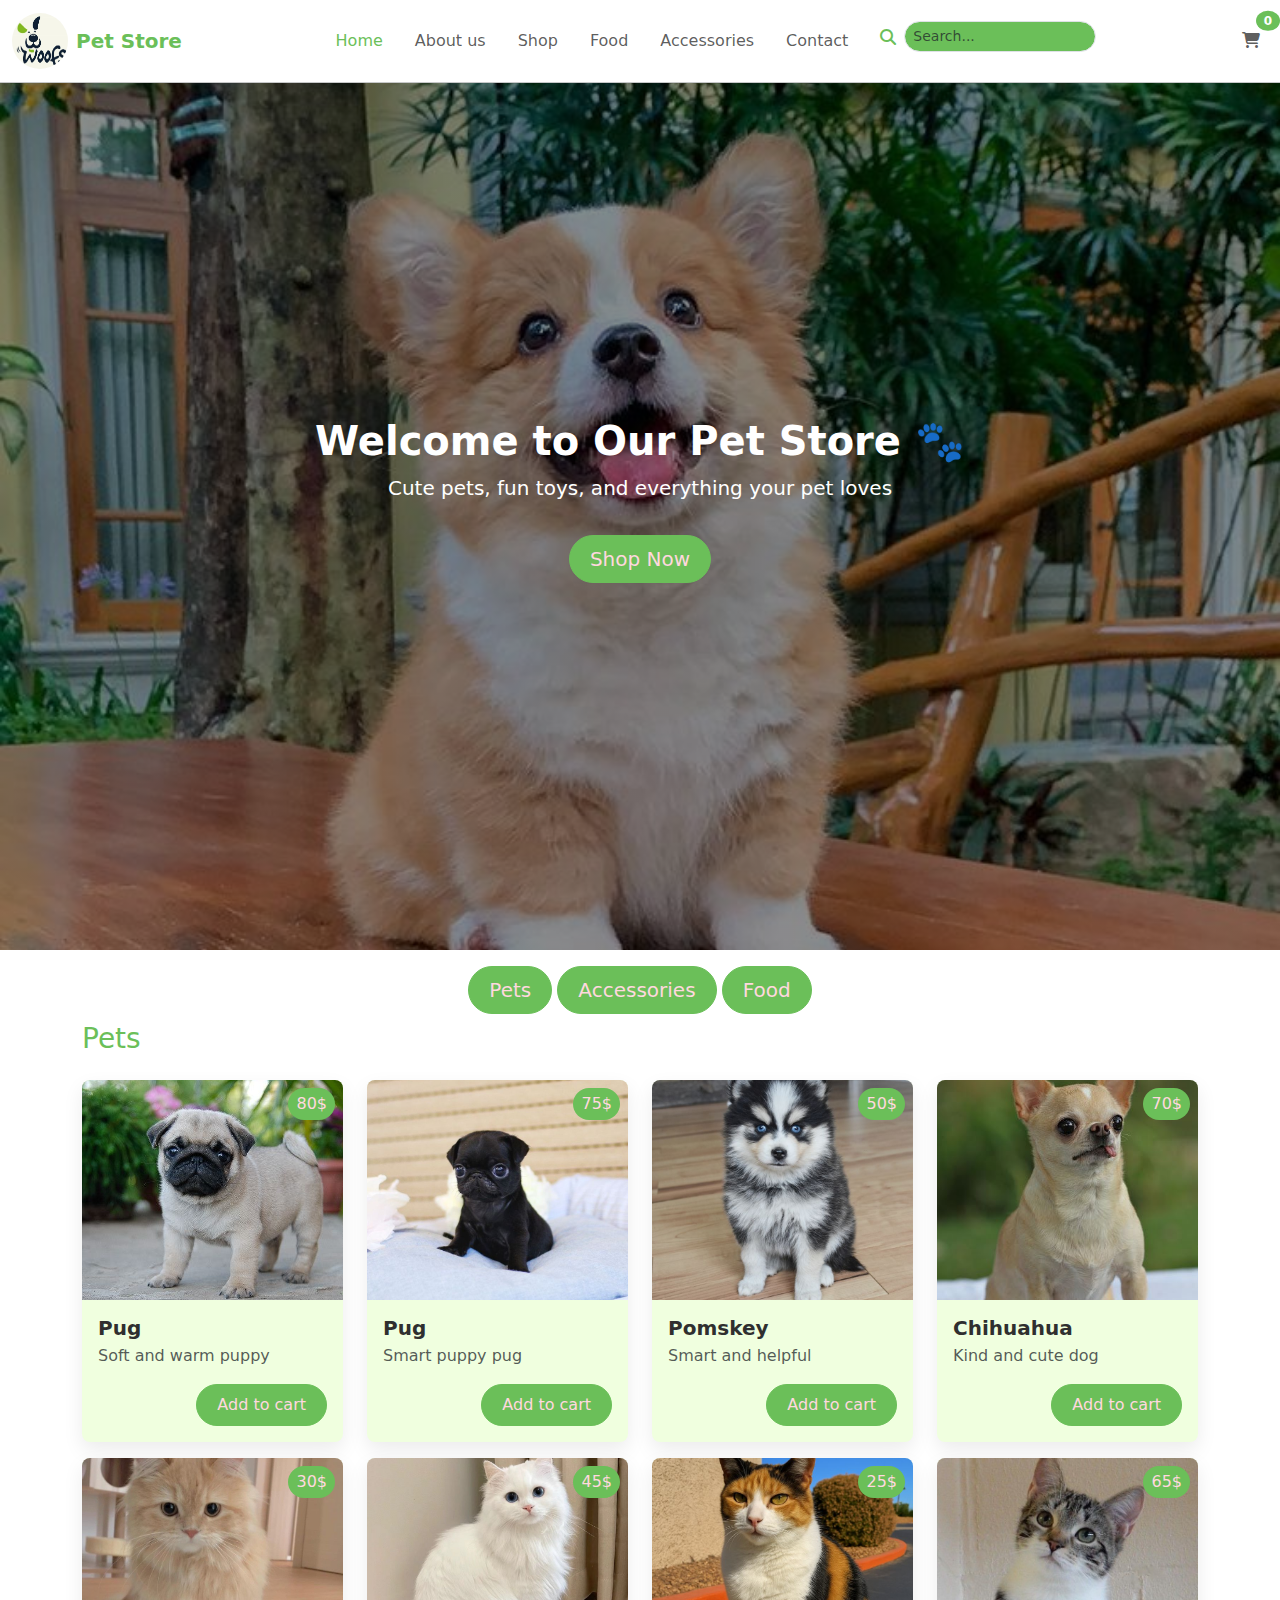
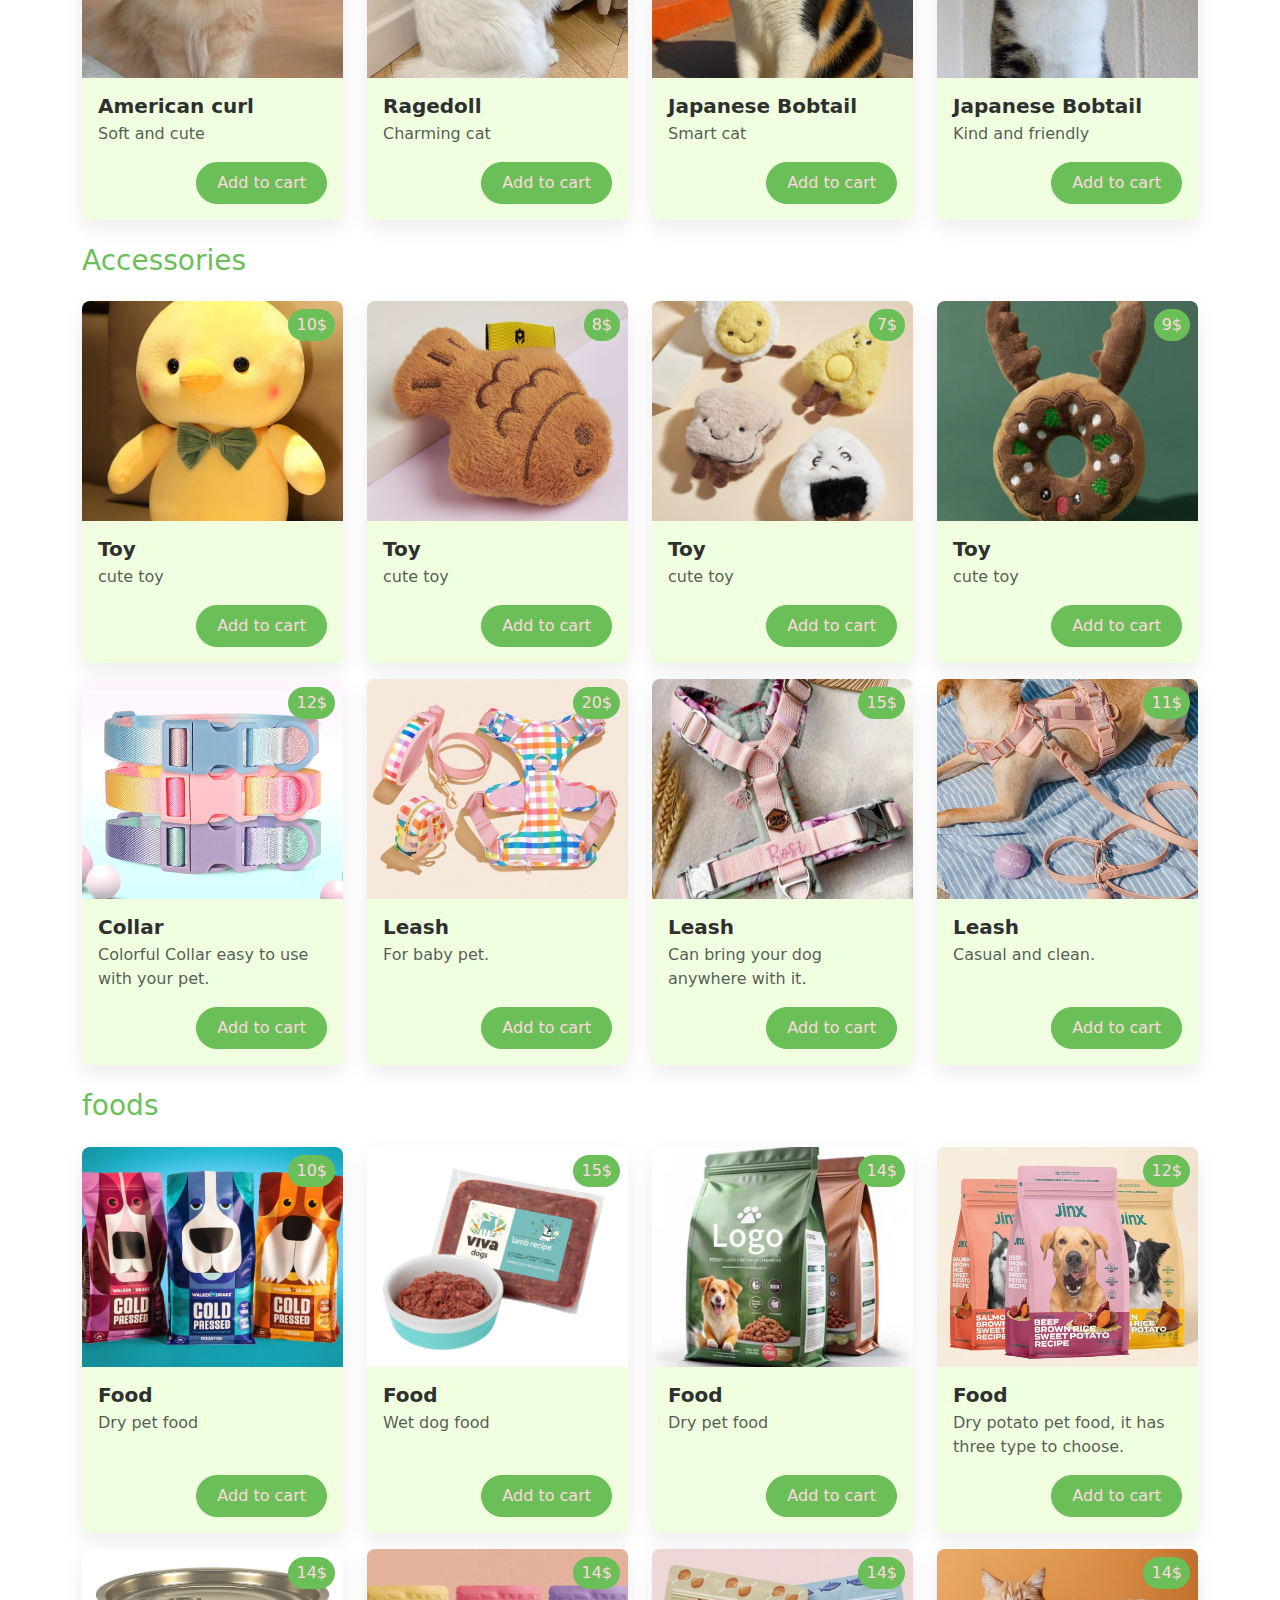
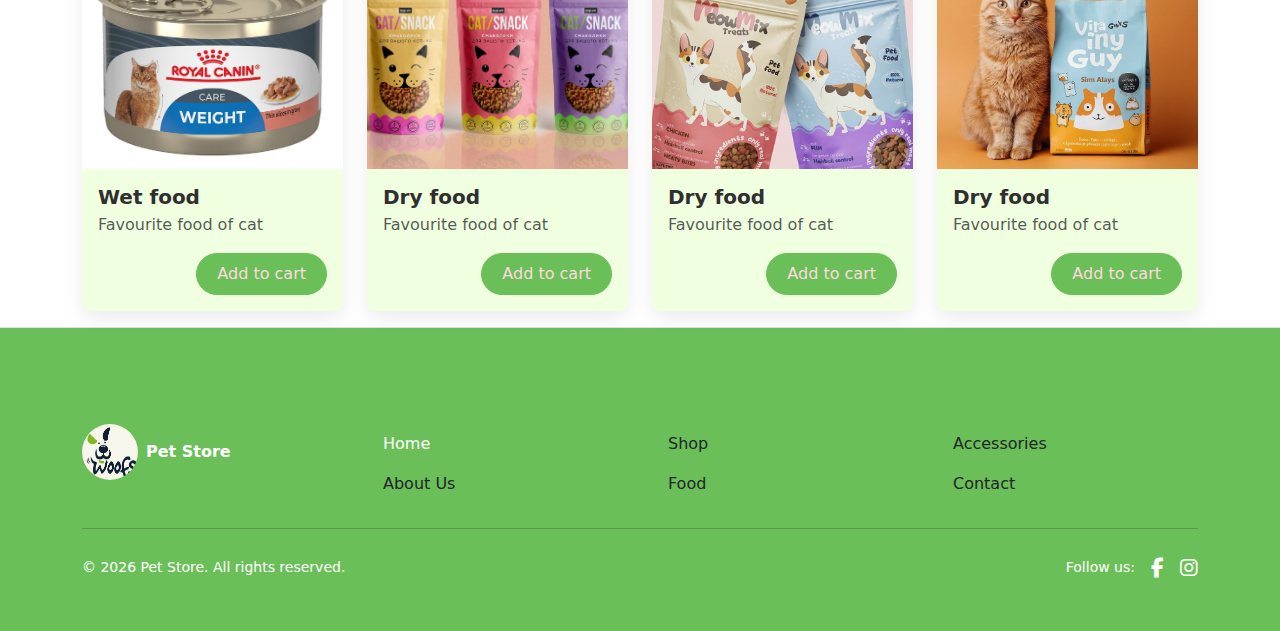
<file: index.html>
<!DOCTYPE html>
<html lang="en">

<head>
  <meta charset="UTF-8">
  <meta name="viewport" content="width=device-width, initial-scale=1.0">
  <title>Pet Store | Quality Pet Food, Toys & Accessories</title>

  <meta name="description"
    content="Shop premium pet food, fun toys, grooming supplies, and accessories for dogs, cats, and more at Happy Paws Pet Store. Quality products, affordable prices, and fast delivery.">
  <meta name="keywords"
    content="pet store, online pet shop, pet food, dog food, cat food, pet toys, pet accessories, grooming supplies, puppy food, kitten food, pet shop Cambodia, buy pet supplies online, affordable pet products">
  <link href="https://cdn.jsdelivr.net/npm/bootstrap@5.3.3/dist/css/bootstrap.min.css" rel="stylesheet">

  <link rel="icon" href="assets/pet-logo.jpg" type="image/jpeg">
  <link rel="stylesheet" href="/css/custom.css">
</head>

<body class="d-flex flex-column min-vh-100">
  <header-component></header-component>
  <main class="flex-grow-1" style="margin-top: 50px;">
    <section class="home-banner d-flex align-items-center">
      <div class="container text-center text-white">
        <h1 class="fw-bold welcome">Welcome to Our Pet Store 🐾</h1>
        <p class="lead">Cute pets, fun toys, and everything your pet loves</p>
        <a href="shop.html" class="btn btn-primary text-card btn-lg mt-3">
          Shop Now
        </a>
      </div>
    </section>
    <section class="text-center">
      <div class="container text-center">
        <a href="#pet-section" class="btn btn-primary text-card btn-lg mt-3">
          Pets
        </a>
        <a href="#toy-section" class="btn btn-primary text-card btn-lg mt-3">
          Accessories
        </a>
        <a href="#food-section" class="btn btn-primary text-card btn-lg mt-3">
          Food
        </a>
      </div>
    </section>
    <section>
      <div id="pet-section" class="container mt-2">
        <p class="h3 mb-4 text-brand">Pets</p>
        <div id="dog" class="row"></div>
      </div>
      <div id="toy-section" class="container mt-2">
        <p class="h3 mb-4 text-brand">Accessories</p>
        <div id="product" class="row"></div>
      </div>

      <div id="food-section" class="container mt-2">
        <p class="h3 mb-4 text-brand">foods</p>
        <div id="food" class="row"></div>
      </div>
    </section>

  </main>
  <footer-component></footer-component>
  <div class="modal fade" id="cartModal" tabindex="-1">
    <div class="modal-dialog modal-dialog-centered modal-lg">
      <div class="modal-content">
        <div class="modal-header">
          <h5 class="modal-title text-primary">Shopping Cart</h5>
          <button type="button" class="btn-close" data-bs-dismiss="modal"></button>
        </div>
        <div class="modal-body">
          <p class="text-center text-muted d-none" id="emptyCartMsg">
            Your cart is empty
          </p>
          <ul class="list-group" id="cartItems"></ul>
        </div>
        <div class="modal-footer">
          <strong>Total: <span id="cartTotal">$0</span></strong>
          <button class="btn btn-primary text-card ms-auto" id="purchaseBtn">
            Purchase
          </button>
        </div>
      </div>
    </div>
  </div>
  <script src="https://cdn.jsdelivr.net/npm/bootstrap@5.3.3/dist/js/bootstrap.bundle.min.js"></script>
  <script src="js/index.js"></script>
  <script src="js/cart.js"></script>
  <script src="components/header.js" type="text/javascript" defer></script>
  <script src="components/footer.js" type="text/javascript" defer></script>
</body>

</html>
</file>
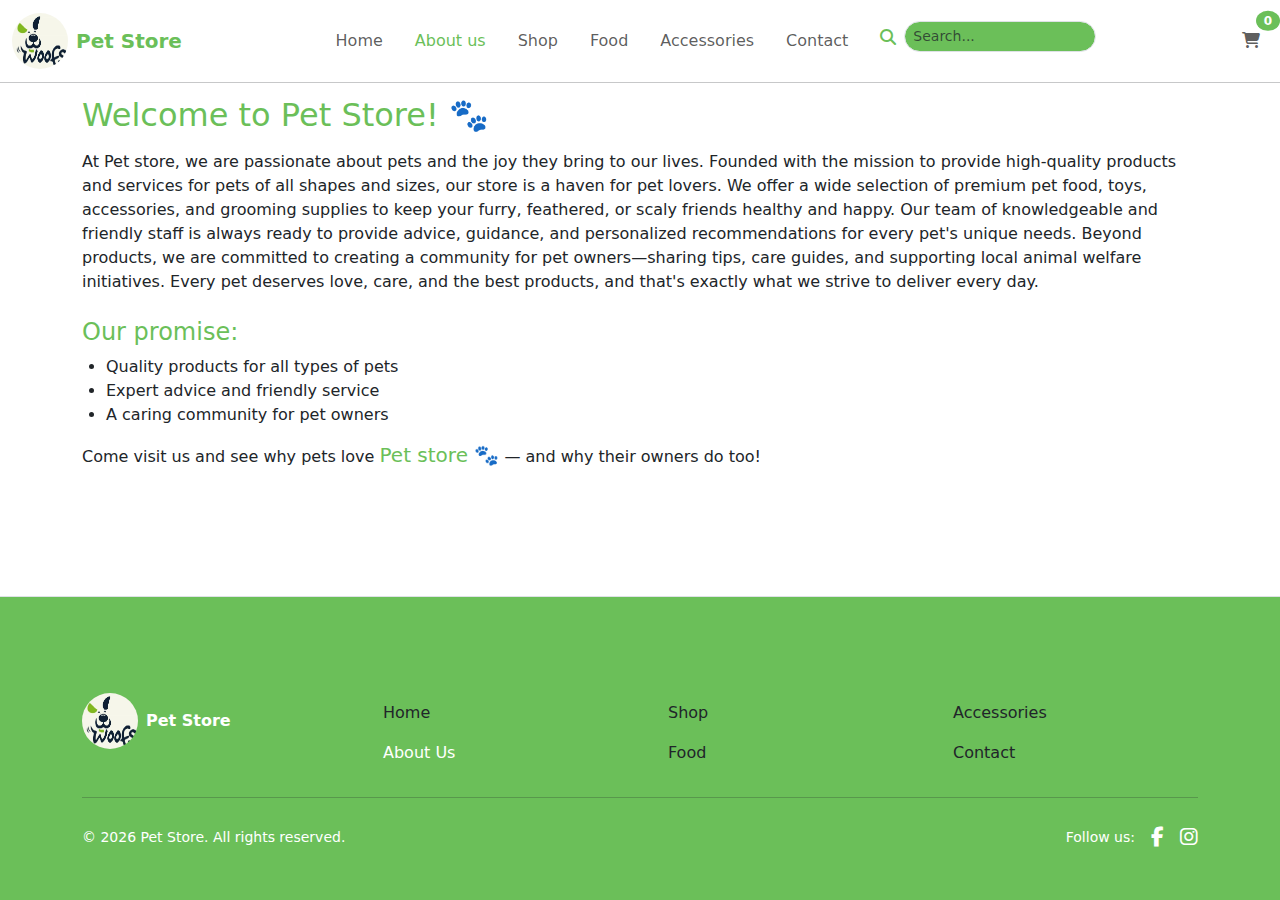
<file: about-us.html>
<!DOCTYPE html>
<html lang="en">

<head>
    <meta charset="UTF-8">
    <meta name="viewport" content="width=device-width, initial-scale=1.0">
    <title>About Us | Happy Paws Pet Store – Caring for Pets with Quality Products</title>

    <meta name="description"
        content="Learn more about our Pet Store, our mission, values, and passion for providing high-quality pet food, toys, and accessories for happy and healthy pets.">

    <meta name="keywords"
        content="about Pet Store, pet shop story, trusted pet store, pet care experts, pet store Cambodia, quality pet products, pet food suppliers">
    <link rel="icon" href="assets/pet-logo.jpg" type="image/jpeg">
    <link href="https://cdn.jsdelivr.net/npm/bootstrap@5.3.3/dist/css/bootstrap.min.css" rel="stylesheet">
    <link rel="stylesheet" href="/css/custom.css">
</head>

<body class="d-flex flex-column min-vh-100">
    <header-component></header-component>
    <main class="flex-grow-1 overflow-auto pt-4 pt-5 mt-5">
        <div class="container">
            <h2 class="text-primary mb-3 text-center text-md-start welcome">Welcome to Pet Store! 🐾</h2>
            <p class="fs-6 fs-md-5">At Pet store, we are passionate about pets and the joy they bring to our lives.
                Founded with
                the mission to provide high-quality products and services for pets of all shapes and sizes, our store is
                a haven for pet lovers.

                We offer a wide selection of premium pet food, toys, accessories, and grooming supplies to keep your
                furry, feathered, or scaly friends healthy and happy. Our team of knowledgeable and friendly staff is
                always ready to provide advice, guidance, and personalized recommendations for every pet's unique needs.

                Beyond products, we are committed to creating a community for pet owners—sharing tips, care guides, and
                supporting local animal welfare initiatives. Every pet deserves love, care, and the best products, and
                that's exactly what we strive to deliver every day.</p>
            <h4 class="text-primary mt-4 welcome">Our promise:</h4>
            <ul class="ps-3 ps-md-4">
                <li>Quality products for all types of pets</li>
                <li>Expert advice and friendly service</li>
                <li>A caring community for pet owners</li>
            </ul>
            <p class="mt-3">Come visit us and see why pets love <span class="text-primary h5 welcome">Pet store
                    🐾</span> — and why their owners do too!</p>
        </div>
    </main>
    <footer-component></footer-component>
    <script src="https://cdn.jsdelivr.net/npm/bootstrap@5.3.3/dist/js/bootstrap.bundle.min.js"></script>
    <script src="components/header.js" type="text/javascript" defer></script>
    <script src="components/footer.js" type="text/javascript" defer></script>
</body>

</html>
</file>
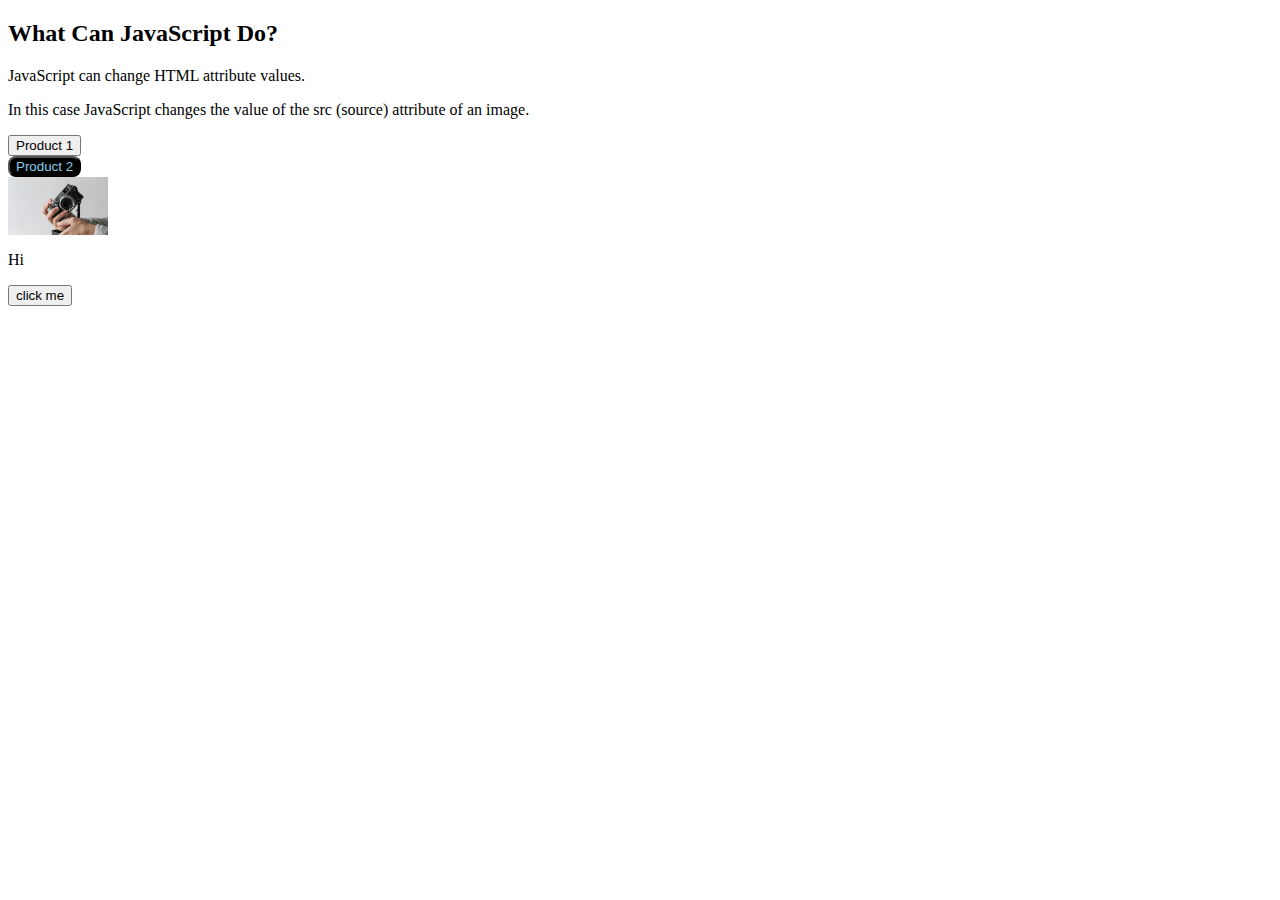
<file: about.html>
<!DOCTYPE html>
<html>
    <head>
        <title>About</title>
    </head>
    <style>
        button, img {
            display: flex;
            flex-grow: calc();
            gap: 4px;
            float: calc();
        }
    </style>
<body>

<h2>What Can JavaScript Do?</h2>

<p>JavaScript can change HTML attribute values.</p>

<p>In this case JavaScript changes the value of the src (source) attribute of an image.</p>

<button onclick="document.getElementById('myImage').src='components/assets/camera.jpg'">Product 1</button>
<button style="color: skyblue; background-color: black; height: auto; border-radius: 8px;" onclick="document.getElementById('myImage').src='components/assets/cam-1.png'">Product 2</button>
<img id="myImage" src="components/assets/cam-1.png" style="width:100px">
<p id="try">Hi</p>
<button
    type="button"
    onclick="First()"
>click me</button>

<script src="components/about.js"></script>
</body>

</html>
</file>
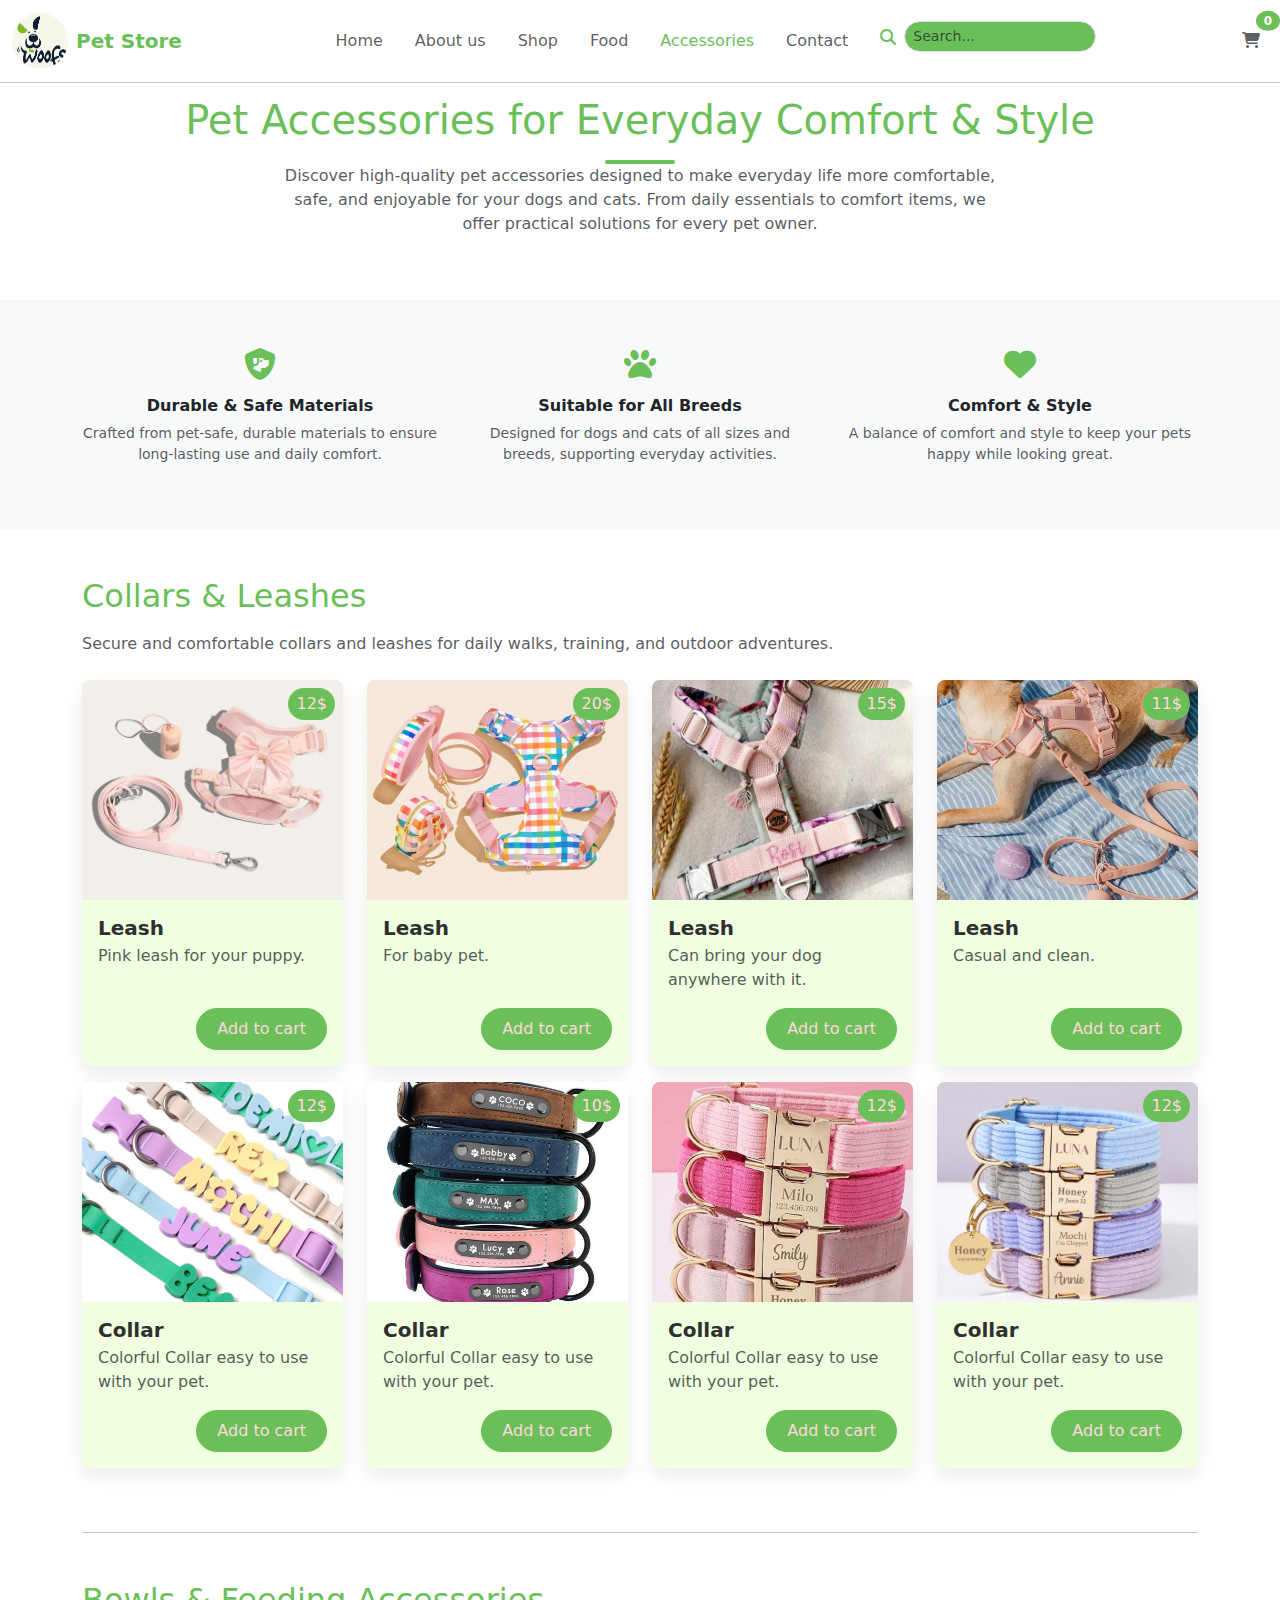
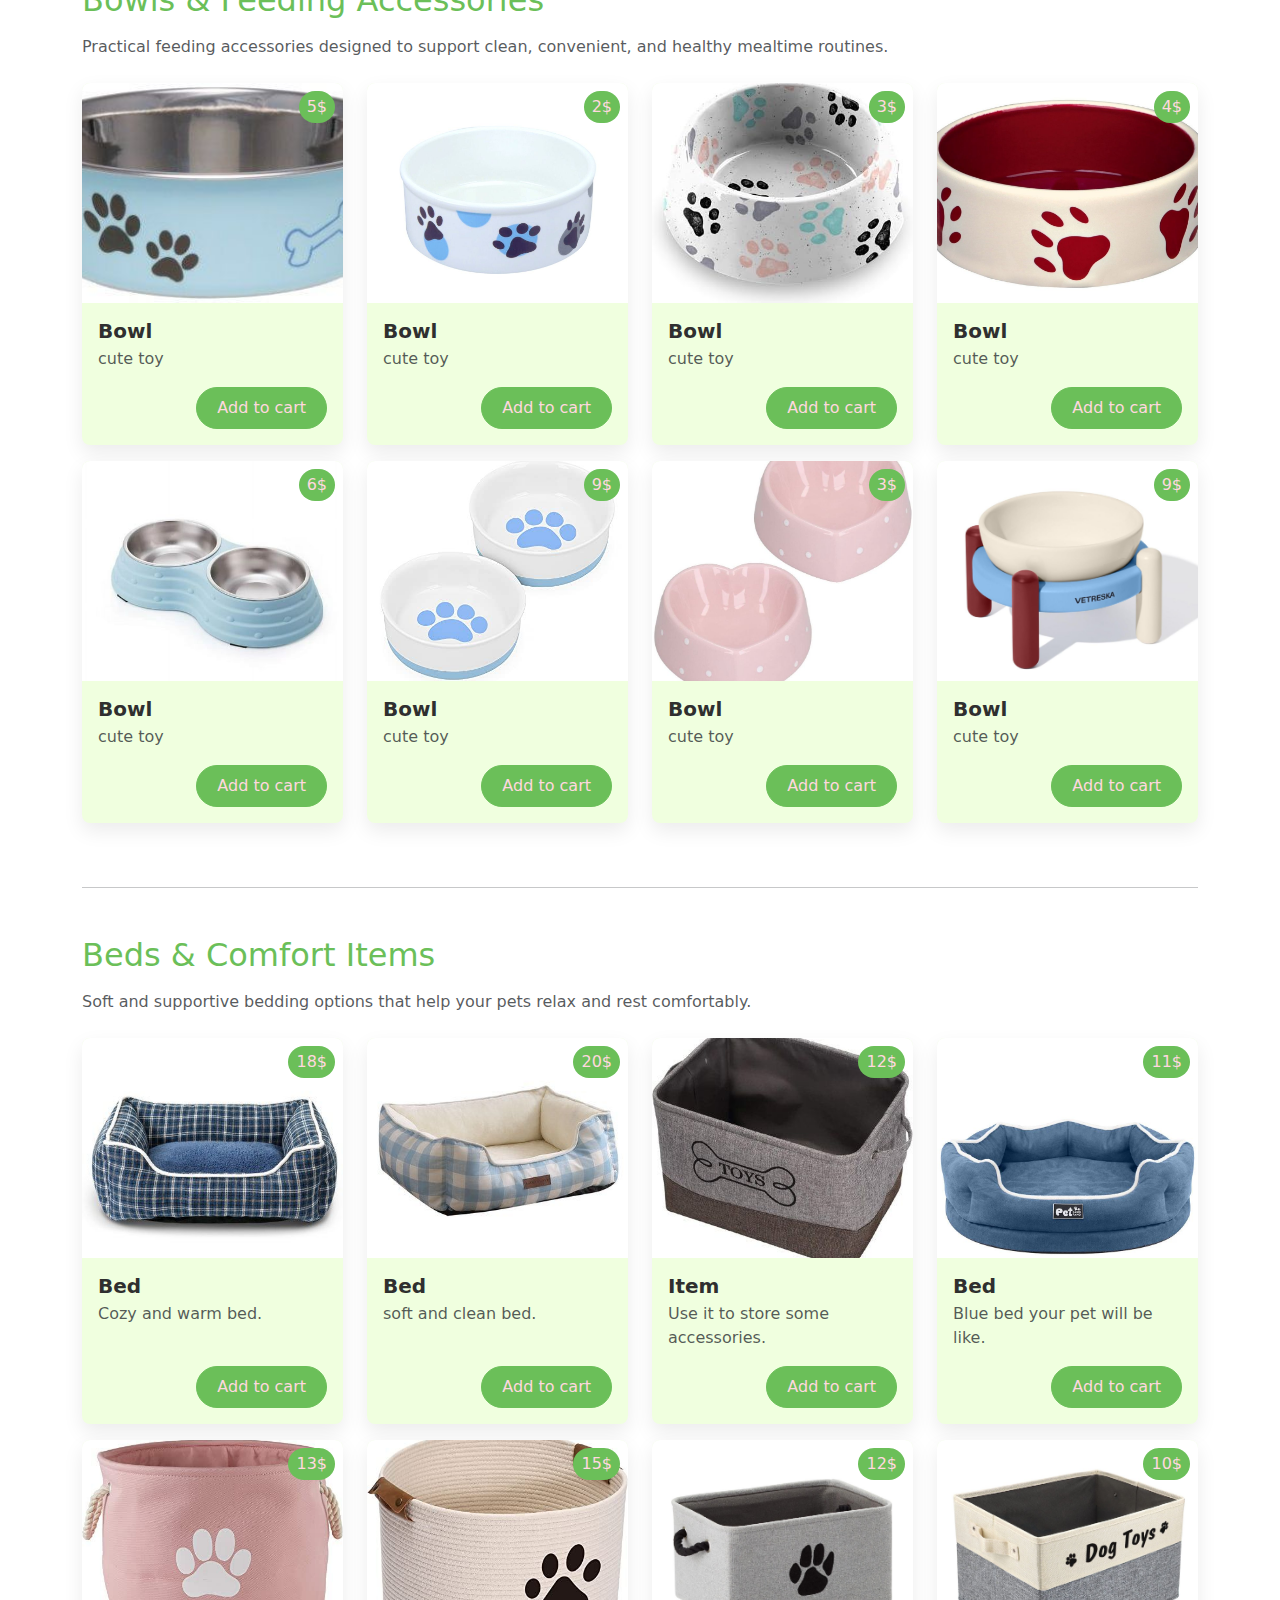
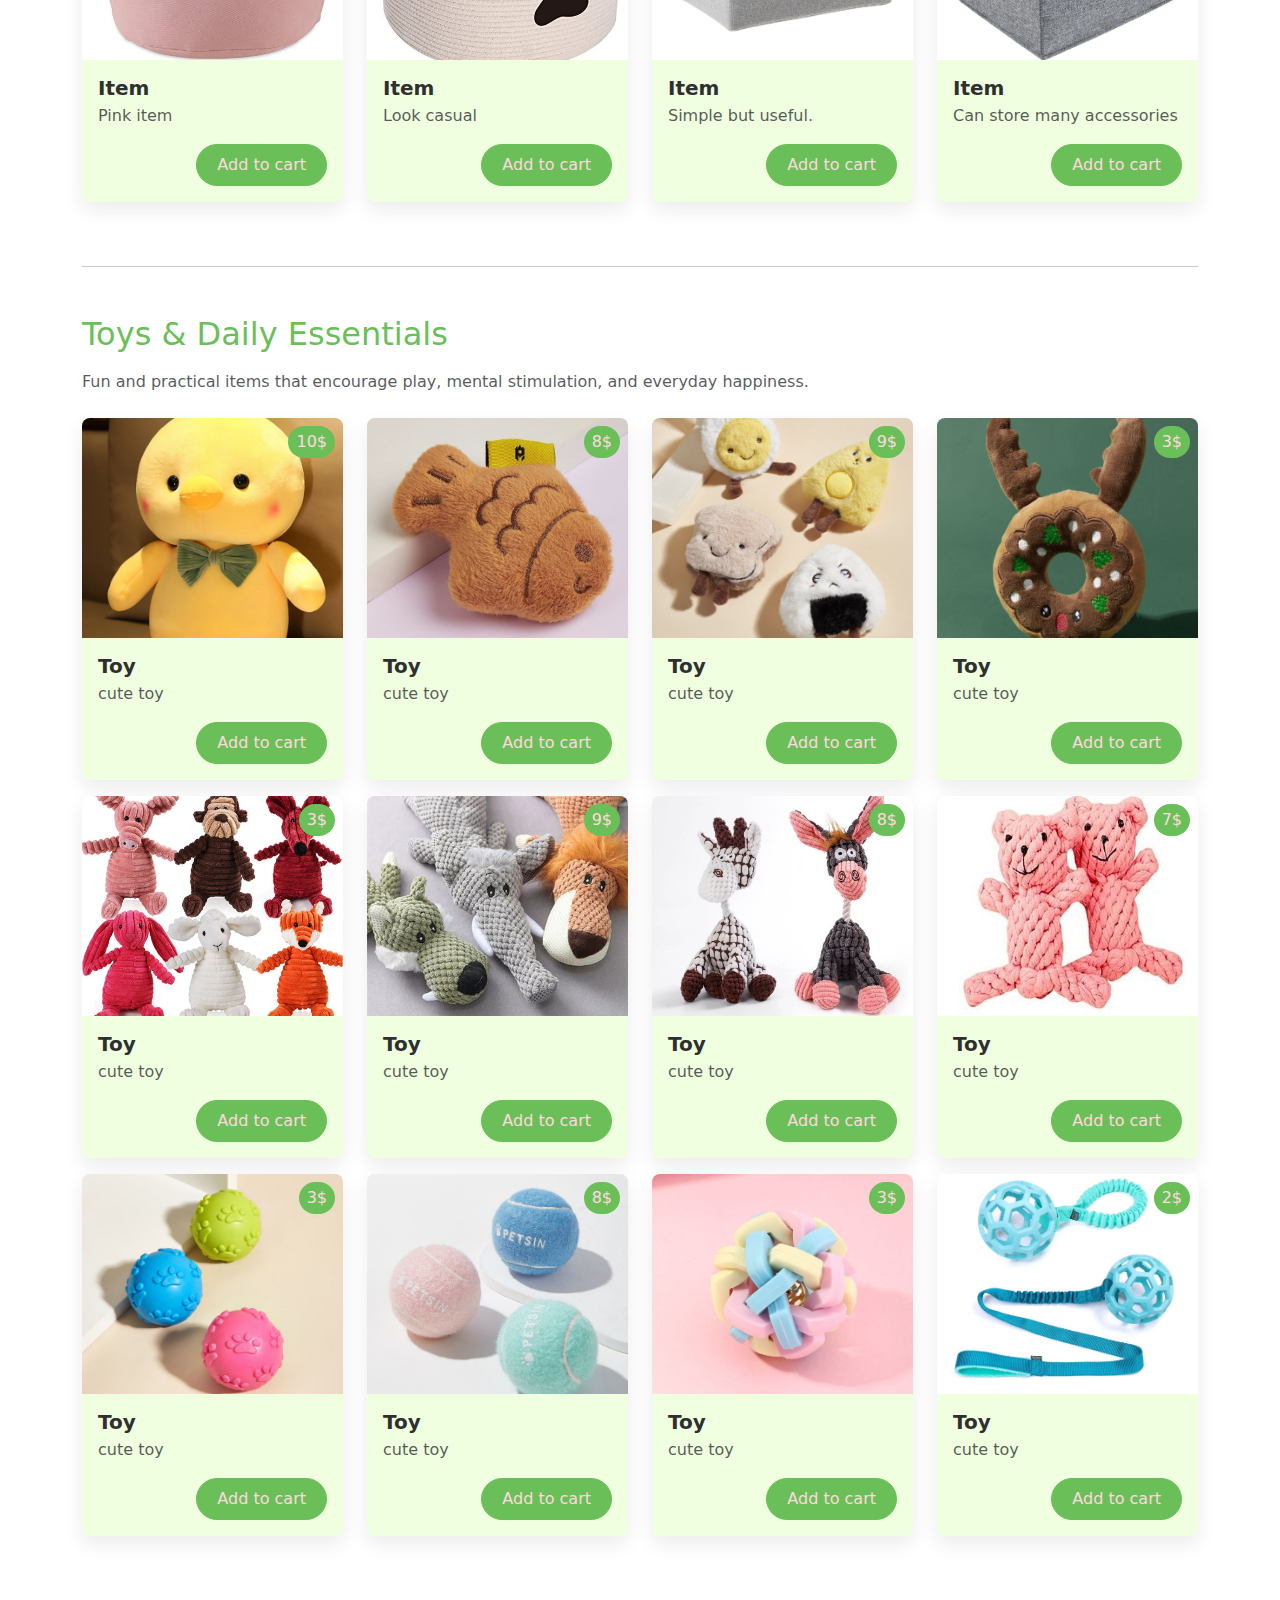
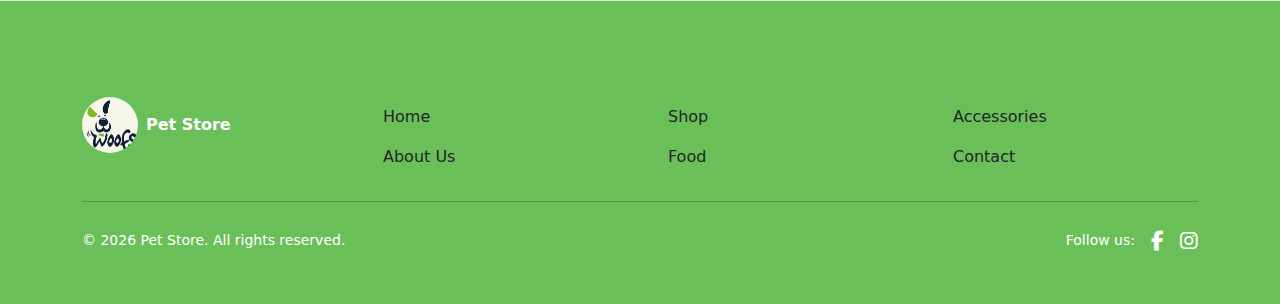
<file: accessories.html>
<!DOCTYPE html>
<html lang="en">
<head>
    <meta charset="UTF-8">
    <meta name="viewport" content="width=device-width, initial-scale=1.0">
    <title>Pet Accessories for Dogs & Cats | Collars, Bowls & Toys – Happy Paws</title>
    <meta name="description"
        content="Explore a wide selection of pet accessories for dogs and cats, including collars, leashes, bowls, beds, toys, and daily essentials. Quality products designed for comfort and durability.">
    <meta name="keywords"
        content="pet accessories, dog accessories, cat accessories, pet collars, pet leashes, pet bowls, pet beds, pet toys, pet essentials, buy pet accessories online, pet shop Cambodia">
    <meta name="robots" content="index, follow">
    <link rel="canonical" href="https://yourdomain.com/accessories.html">

    <link href="https://cdn.jsdelivr.net/npm/bootstrap@5.3.3/dist/css/bootstrap.min.css" rel="stylesheet">
    <link rel="stylesheet" href="https://cdnjs.cloudflare.com/ajax/libs/font-awesome/6.4.0/css/all.min.css">
    <link rel="stylesheet" href="css/custom.css">
    <link rel="icon" href="assets/pet-logo.jpg" type="image/jpeg">
</head>

<body>
    <header-component></header-component>
    <main class="pt-5">
        <section class="container py-5 text-center">
            <h1 class="mb-3 text-primary contact-us">Pet Accessories for Everyday Comfort & Style</h1>
            <span class="title-line"></span>
            <p class="text-muted mx-auto" style="max-width: 720px;">
                Discover high-quality pet accessories designed to make everyday life more comfortable,
                safe, and enjoyable for your dogs and cats. From daily essentials to comfort items,
                we offer practical solutions for every pet owner.
            </p>
        </section>
        <section class="bg-light py-5">
            <div class="container">
                <div class="row text-center g-4">

                    <div class="col-md-4">
                        <i class="fa-solid fa-shield-dog fa-2x text-primary mb-3"></i>
                        <h6 class="fw-semibold">Durable & Safe Materials</h6>
                        <p class="text-muted small">
                            Crafted from pet-safe, durable materials to ensure long-lasting use and daily comfort.
                        </p>
                    </div>

                    <div class="col-md-4">
                        <i class="fa-solid fa-paw fa-2x text-primary mb-3"></i>
                        <h6 class="fw-semibold">Suitable for All Breeds</h6>
                        <p class="text-muted small">
                            Designed for dogs and cats of all sizes and breeds, supporting everyday activities.
                        </p>
                    </div>

                    <div class="col-md-4">
                        <i class="fa-solid fa-heart fa-2x text-primary mb-3"></i>
                        <h6 class="fw-semibold">Comfort & Style</h6>
                        <p class="text-muted small">
                            A balance of comfort and style to keep your pets happy while looking great.
                        </p>
                    </div>

                </div>
            </div>
        </section>
        <section class="container py-5">
            <h2 class="mb-3 text-primary">Collars & Leashes</h2>
            <p class="text-muted mb-4">
                Secure and comfortable collars and leashes for daily walks, training, and outdoor adventures.
            </p>
            <div class="row" id="leash"></div>
            <hr class="my-5">
            <h2 class="mb-3 text-primary">Bowls & Feeding Accessories</h2>
            <p class="text-muted mb-4">
                Practical feeding accessories designed to support clean, convenient, and healthy mealtime routines.
            </p>
            <div class="row" id="bowl"></div>
            <hr class="my-5">
            <h2 class="mb-3 text-primary">Beds & Comfort Items</h2>
            <p class="text-muted mb-4">
                Soft and supportive bedding options that help your pets relax and rest comfortably.
            </p>
            <div class="row" id="bed"></div>
            <hr class="my-5">
            <h2 class="mb-3 text-primary">Toys & Daily Essentials</h2>
            <p class="text-muted mb-4">
                Fun and practical items that encourage play, mental stimulation, and everyday happiness.
            </p>
            <div class="row" id="toy"></div>
        </section>
    </main>
    <footer-component></footer-component>
    <div class="modal fade" id="cartModal" tabindex="-1">
        <div class="modal-dialog modal-dialog-centered modal-lg">
            <div class="modal-content">
                <div class="modal-header">
                    <h5 class="modal-title text-primary">Shopping Cart</h5>
                    <button type="button" class="btn-close" data-bs-dismiss="modal"></button>
                </div>
                <div class="modal-body">
                    <p class="text-center text-muted d-none" id="emptyCartMsg">
                        Your cart is empty
                    </p>
                    <ul class="list-group" id="cartItems"></ul>
                </div>
                <div class="modal-footer">
                    <strong>Total: <span id="cartTotal">$0</span></strong>
                    <button class="btn btn-primary text-card ms-auto" id="purchaseBtn">
                        Purchase
                    </button>
                </div>
            </div>
        </div>
    </div>
    <script src="https://cdn.jsdelivr.net/npm/bootstrap@5.3.3/dist/js/bootstrap.bundle.min.js"></script>
    <script src="js/cart.js"></script>
    <script src="js/accessories.js"></script>
    <script src="components/header.js"></script>
    <script src="components/footer.js"></script>
</body>
</html>
</file>
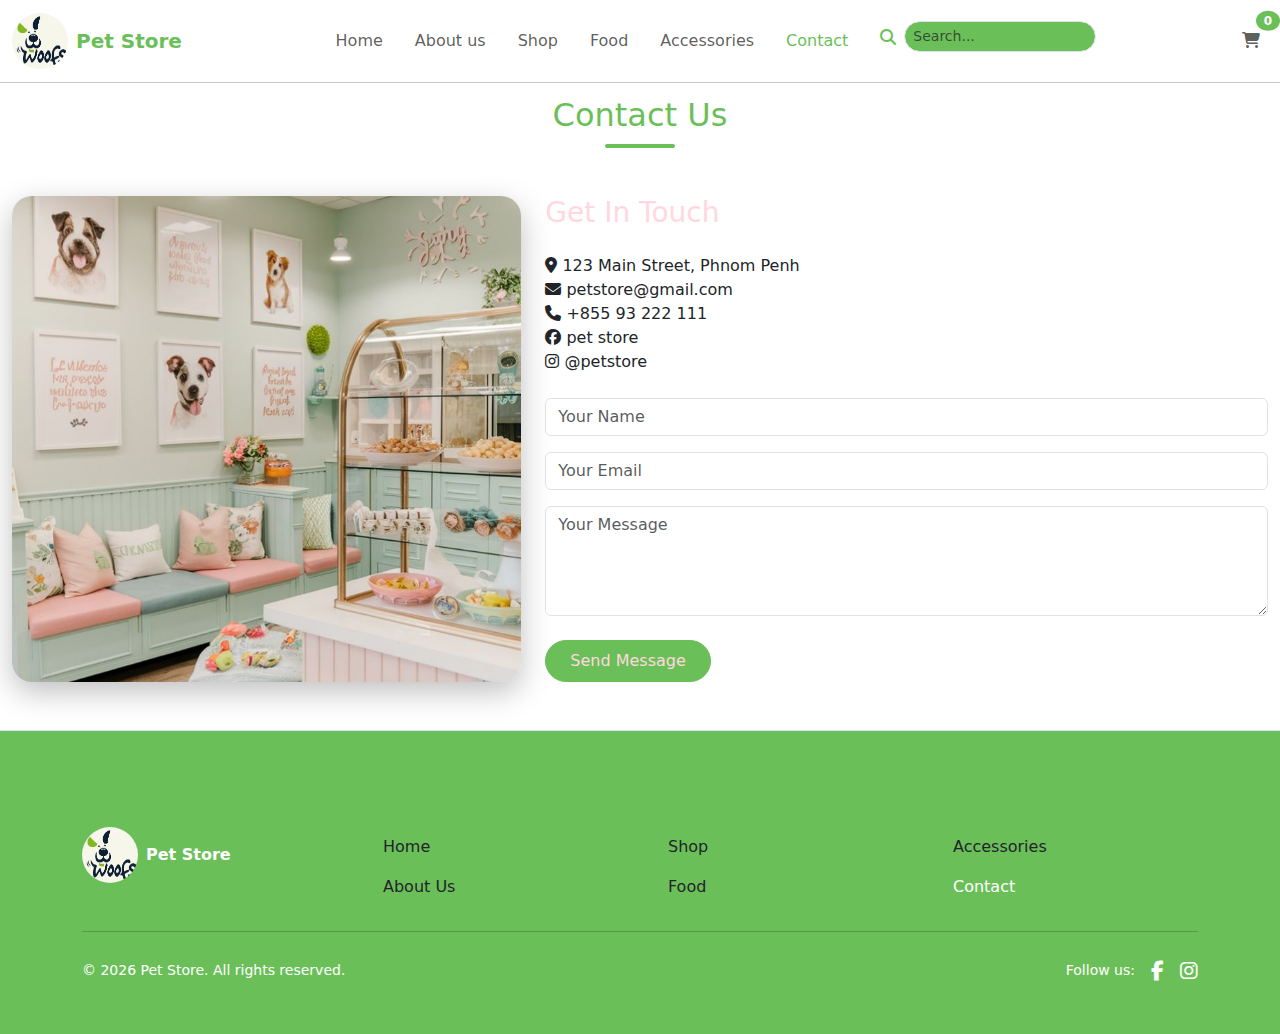
<file: contact.html>
<!DOCTYPE html>
<html lang="en">

<head>
    <meta charset="UTF-8">
    <meta name="viewport" content="width=device-width, initial-scale=1.0">
    <title>Contact Pet Store in Phnom Penh | Customer Support</title>
    <meta name="description" content="Contact Pet Store for product inquiries, orders, and customer support. Call, email, or visit our store today.">
    <link href="https://cdn.jsdelivr.net/npm/bootstrap@5.3.3/dist/css/bootstrap.min.css" rel="stylesheet">
    <link rel="stylesheet" href="https://cdnjs.cloudflare.com/ajax/libs/font-awesome/6.4.0/css/all.min.css" />
    <link rel="stylesheet" href="css/custom.css">
    <link rel="icon" href="assets/pet-logo.jpg" type="image/jpeg">
</head>

<body>
    <header-component></header-component>
    <section class="contact-page py-5 h-full">
        <div class="container-fluid mt-5">
            <h2 class="text-center text-primary contact-us mb-5 ">
                Contact Us
                <span class="title-line"></span>
            </h2>

            <div class="row g-4 align-items-stretch">
                <div class="col-lg-5">
                    <div class="contact-image h-100"></div>
                </div>

                <div class="col-lg-7">
                    <div class="contact-card h-100">
                        <h3 class="mb-4 text-card">Get In Touch</h3>

                        <ul class="contact-info list-unstyled mb-4">
                            <li>
                                <i class="fa-solid fa-location-dot"></i>
                                <span>123 Main Street, Phnom Penh</span>
                            </li>
                            <li>
                                <i class="fa-solid fa-envelope"></i>
                                <span>petstore@gmail.com</span>
                            </li>
                            <li>
                                <i class="fa-solid fa-phone"></i>
                                <span>+855 93 222 111</span>
                            </li>
                            <li>
                                <i class="fa-brands fa-facebook"></i>
                                <span>pet store</span>
                            </li>
                            <li>
                                <i class="fa-brands fa-instagram"></i>
                                <span>@petstore</span>
                            </li>
                        </ul>

                        <form>
                            <div class="mb-3">
                                <input type="text" class="form-control contact-input" placeholder="Your Name">
                            </div>

                            <div class="mb-3">
                                <input type="email" class="form-control contact-input" placeholder="Your Email">
                            </div>

                            <div class="mb-4">
                                <textarea rows="4" class="form-control contact-input"
                                    placeholder="Your Message"></textarea>
                            </div>

                            <button type="submit" class="btn btn-primary text-card px-4 rounded-pill">
                                Send Message
                            </button>
                        </form>
                    </div>
                </div>
            </div>
        </div>
    </section>
    <footer-component></footer-component>
    <div class="modal fade" id="cartModal" tabindex="-1">
        <div class="modal-dialog modal-dialog-centered modal-lg">
            <div class="modal-content">

                <div class="modal-header">
                    <h5 class="modal-title text-primary">Shopping Cart</h5>
                    <button type="button" class="btn-close" data-bs-dismiss="modal"></button>
                </div>

                <div class="modal-body">
                    <p class="text-center text-muted d-none" id="emptyCartMsg">
                        Your cart is empty
                    </p>
                    <ul class="list-group" id="cartItems"></ul>
                </div>


                <div class="modal-footer">
                    <strong>Total: <span id="cartTotal">$0</span></strong>
                    <button class="btn btn-primary text-card ms-auto" id="purchaseBtn">
                        Purchase
                    </button>
                </div>
            </div>
        </div>
    </div>
    <script src="https://cdn.jsdelivr.net/npm/bootstrap@5.3.0/dist/js/bootstrap.bundle.min.js"></script>
    <script src="js/cart.js"></script>
    <script src="components/header.js" type="text/javascript" defer></script>
    <script src="components/footer.js" type="text/javascript" defer></script>
</body>
</html>
</file>
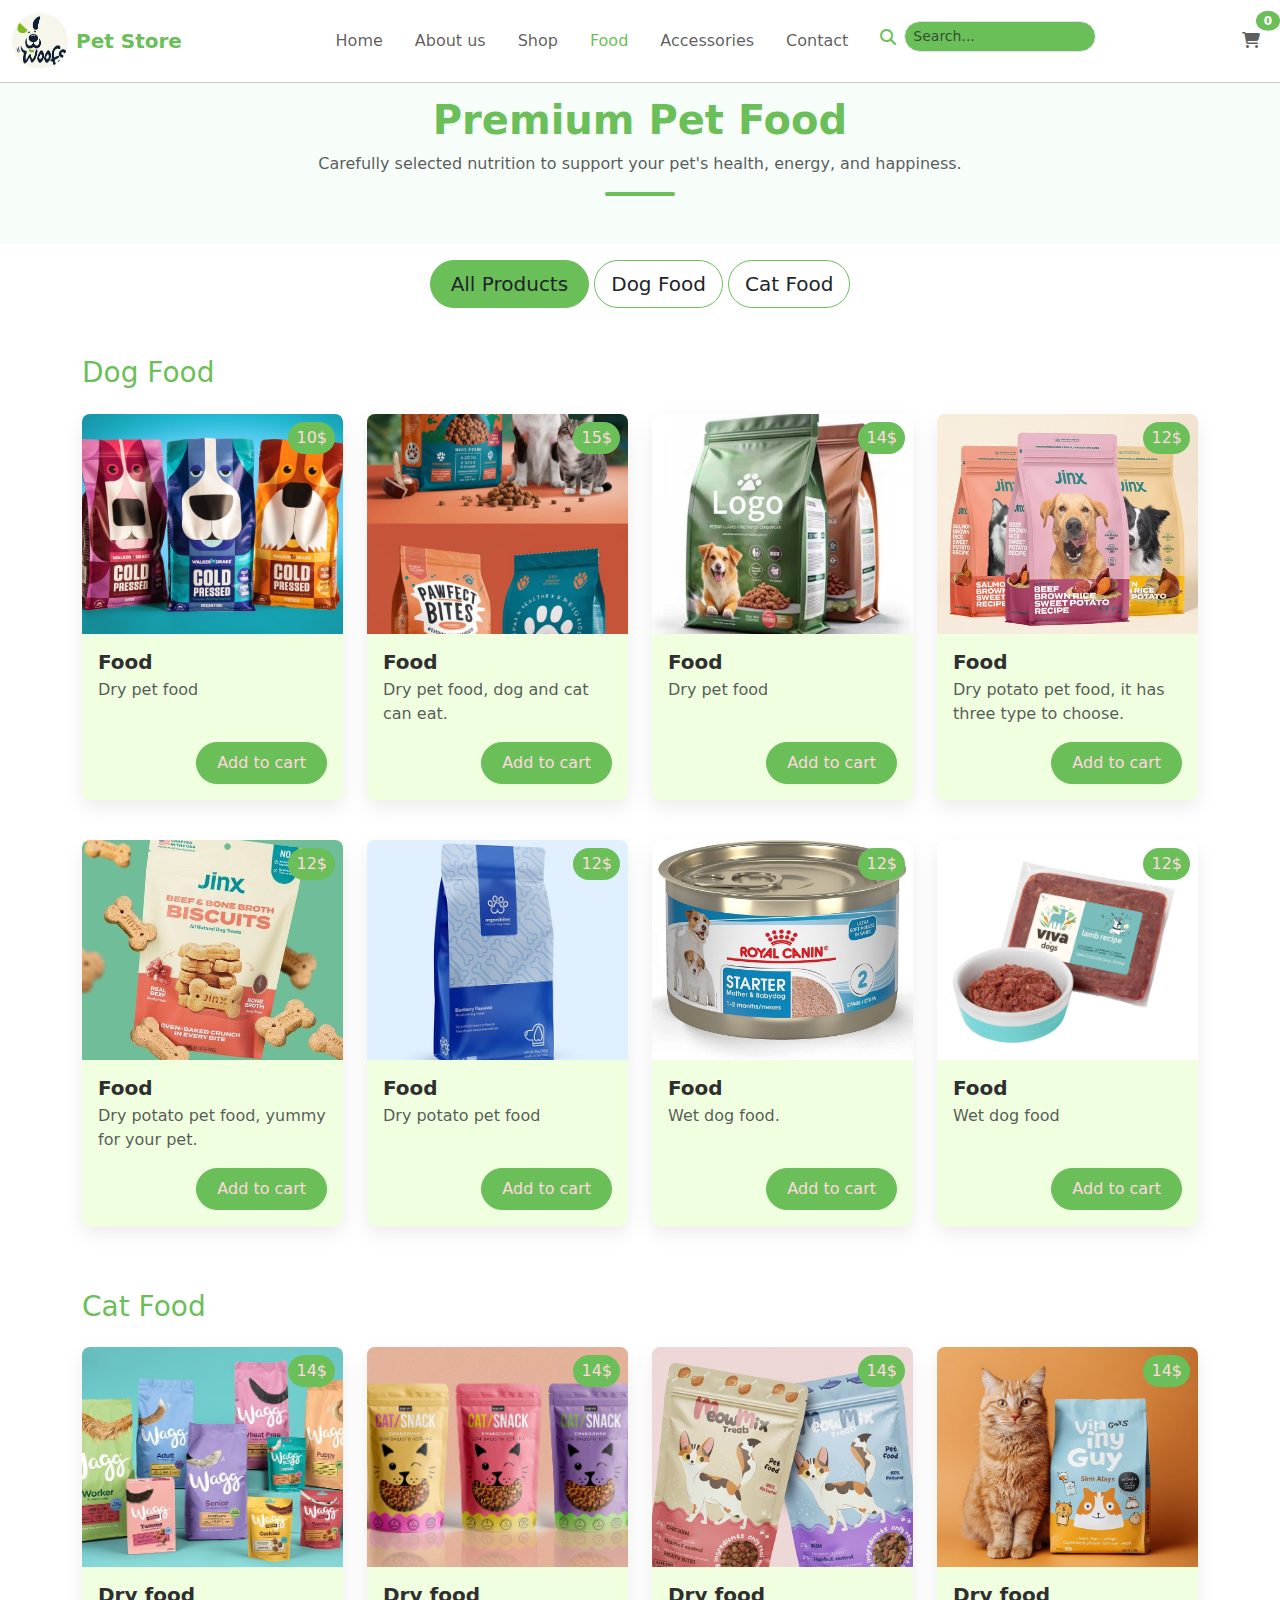
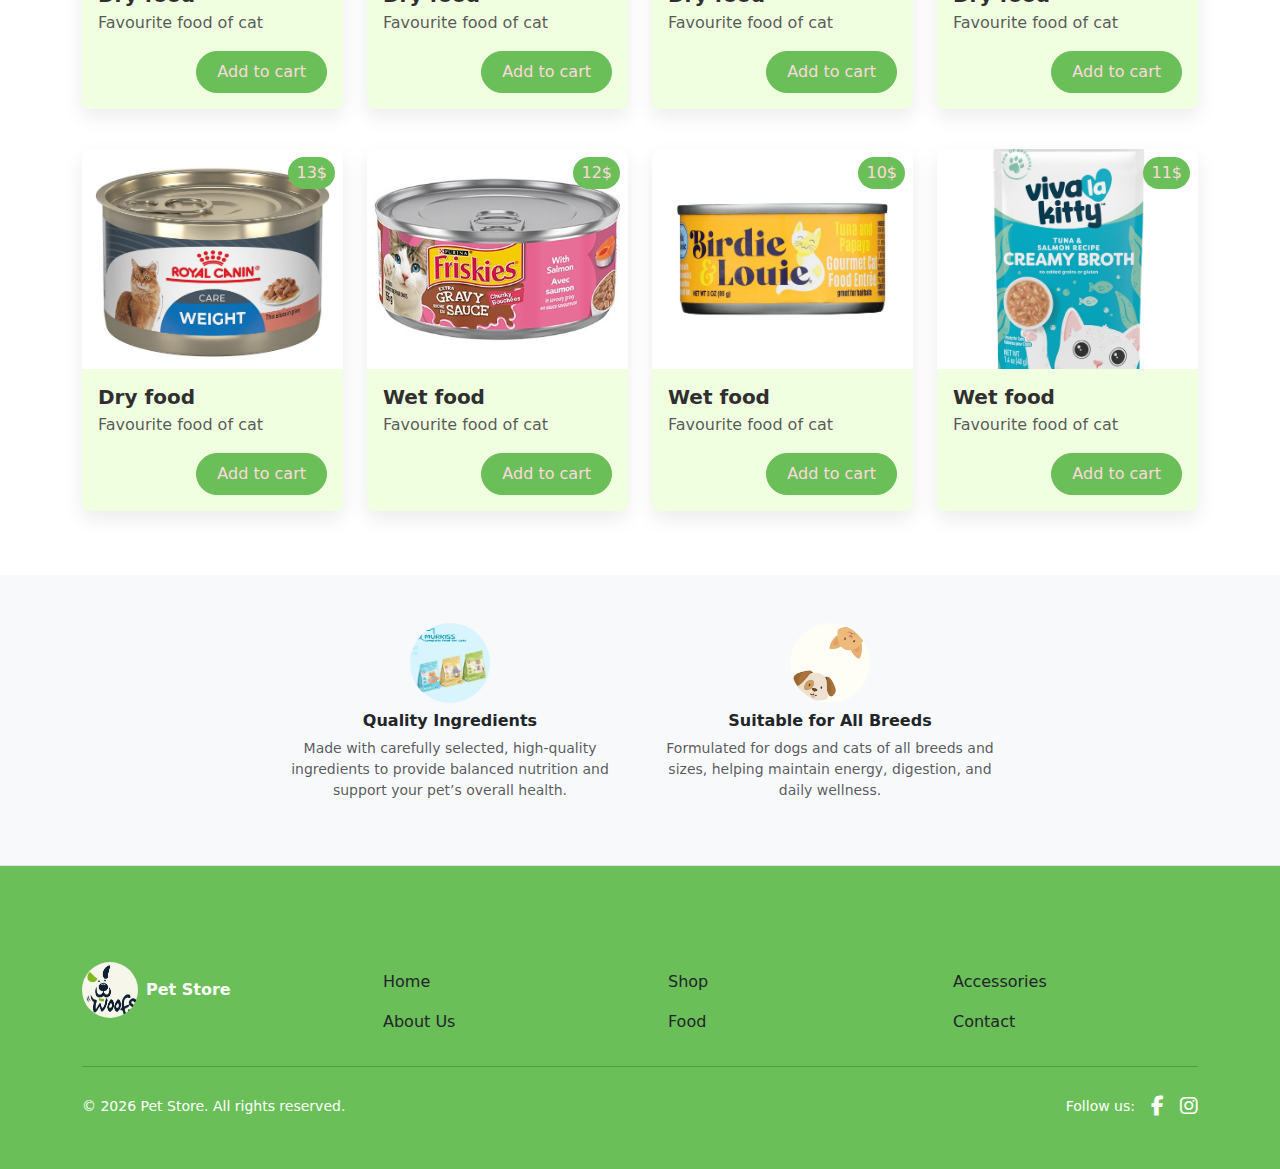
<file: food.html>
<!DOCTYPE html>
<html lang="en">

<head>
    <meta charset="UTF-8">
    <meta name="viewport" content="width=device-width, initial-scale=1.0">
    <title>Pet Food for Dogs & Cats | Healthy & Nutritious Meals – Happy Paws</title>
    <meta name="description"
        content="Buy healthy and nutritious pet food for dogs and cats at Happy Paws Pet Store. Made with quality ingredients to support digestion, energy, and overall pet health.">
    <meta name="keywords"
        content="pet food, dog food, cat food, healthy pet food, premium pet food, puppy food, kitten food, nutritious pet meals, pet food store Cambodia, buy pet food online">
    <link href="https://cdn.jsdelivr.net/npm/bootstrap@5.3.3/dist/css/bootstrap.min.css" rel="stylesheet">
    <link rel="stylesheet" href="https://cdnjs.cloudflare.com/ajax/libs/font-awesome/6.4.0/css/all.min.css">
    <link rel="stylesheet" href="css/custom.css">
    <link rel="icon" href="assets/pet-logo.jpg" type="image/jpeg">
</head>

<body>
    <header-component></header-component>
    <main class="pt-5">
        <section class="food-hero text-center py-5">
            <h1 class="fw-bold text-primary contact-us">Premium Pet Food</h1>
            <p class="text-muted">
                Carefully selected nutrition to support your pet's health, energy, and happiness.
            </p>
            <span class="title-line"></span>
        </section>
        <section class="container text-center mb-4">
            <button class="btn btn-primary btn-lg mt-3 text-dark border-primary rounded-pill filter-btn"
                data-filter="all">
                All Products
            </button>
            <button class="btn btn-outline-primary text-dark border-primary btn-lg mt-3 rounded-pill filter-btn"
                data-filter="dog">
                Dog Food
            </button>
            <button class="btn btn-outline-primary btn-lg mt-3 text-dark border-primary rounded-pill filter-btn"
                data-filter="cat">
                Cat Food
            </button>
        </section>
        <section id="all-section" class="container pb-5">
            <div id="dog-section" class="food-section dog mt-5">
                <p class="h3 mb-4 text-brand">Dog Food</p>
                <div id="dogFood" class="row g-4"></div>
            </div>
            <div id="cat-section" class="food-section cat mt-5">
                <p class="h3 mb-4 text-brand">Cat Food</p>
                <div id="catFood" class="row g-4"></div>
            </div>
        </section>
        <section class="bg-light py-5">
            <div class="container">
                <div class="row text-center g-4 justify-content-center">
                    <div class="col-12 col-md-4">
                        <img src="assets/food-logo.jpg" alt="High-quality pet food ingredients" width="80" height="80"
                            class="rounded-pill">
                        <h6 class="fw-semibold mt-2">Quality Ingredients</h6>
                        <p class="text-muted small">
                            Made with carefully selected, high-quality ingredients to provide balanced nutrition and
                            support your pet’s overall health.
                        </p>
                    </div>
                    <div class="col-12 col-md-4">
                        <img src="assets/pet.jpg" alt="Dog and cat food suitable for all breeds" width="80" height="80"
                            class="rounded-pill">
                        <h6 class="fw-semibold mt-2">Suitable for All Breeds</h6>
                        <p class="text-muted small">
                            Formulated for dogs and cats of all breeds and sizes, helping maintain energy, digestion,
                            and daily wellness.
                        </p>
                    </div>
                </div>
            </div>
        </section>
    </main>
    <footer-component></footer-component>
    <div class="modal fade" id="cartModal" tabindex="-1">
        <div class="modal-dialog modal-dialog-centered modal-lg">
            <div class="modal-content">
                <div class="modal-header">
                    <h5 class="modal-title">Shopping Cart</h5>
                    <button type="button" class="btn-close" data-bs-dismiss="modal"></button>
                </div>
                <div class="modal-body">
                    <p class="text-center text-muted d-none" id="emptyCartMsg">
                        Your cart is empty
                    </p>
                    <ul class="list-group" id="cartItems"></ul>
                </div>
                <div class="modal-footer">
                    <strong>Total: <span id="cartTotal">$0</span></strong>
                    <button class="btn btn-primary text-card ms-auto" id="purchaseBtn">
                        Purchase
                    </button>
                </div>
            </div>
        </div>
    </div>
    <script src="https://cdn.jsdelivr.net/npm/bootstrap@5.3.3/dist/js/bootstrap.bundle.min.js"></script>
    <script src="js/cart.js"></script>
    <script src="js/food.js"></script>
    <script src="components/header.js" defer></script>
    <script src="components/footer.js" defer></script>
</body>

</html>
</file>
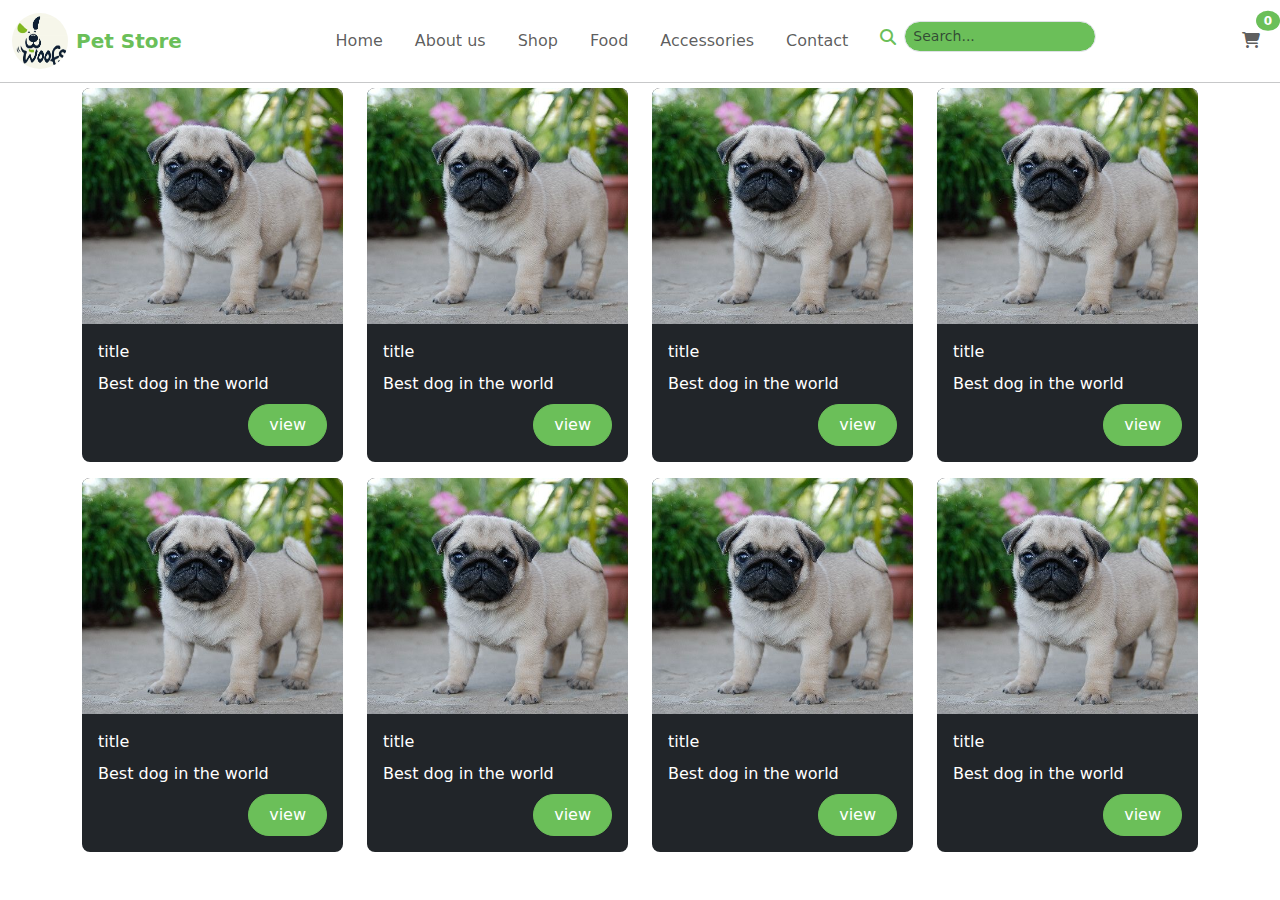
<file: product.html>
<!DOCTYPE html>
<html lang="en">
<head>
    <meta charset="UTF-8">
    <meta name="viewport" content="width=device-width, initial-scale=1.0">
    <title>Product Page</title>
    <link
        href="https://cdn.jsdelivr.net/npm/bootstrap@5.3.3/dist/css/bootstrap.min.css"
        rel="stylesheet">
        <script src="components/header.js" type="text/javascript" defer></script>


</head>
<body>
        <script src="https://cdn.jsdelivr.net/npm/bootstrap@5.3.3/dist/js/bootstrap.bundle.min.js"></script>
    <header-component></header-component>
    <main class="pt-4" style="margin-top: 5%;">
        <div id="dog-section" class="container">
            <div id="dog-schnoodle" class="row"></div>
        </div>
    </main>
    <script src="js/product.js"></script>
    
    <script src="https://cdn.jsdelivr.net/npm/bootstrap@5.3.0/dist/js/bootstrap.bundle.min.js"></script>
    <script src="https://cdn.jsdelivr.net/npm/bootstrap@5.3.3/dist/js/bootstrap.bundle.min.js"></script>
</body>
</html>
</file>
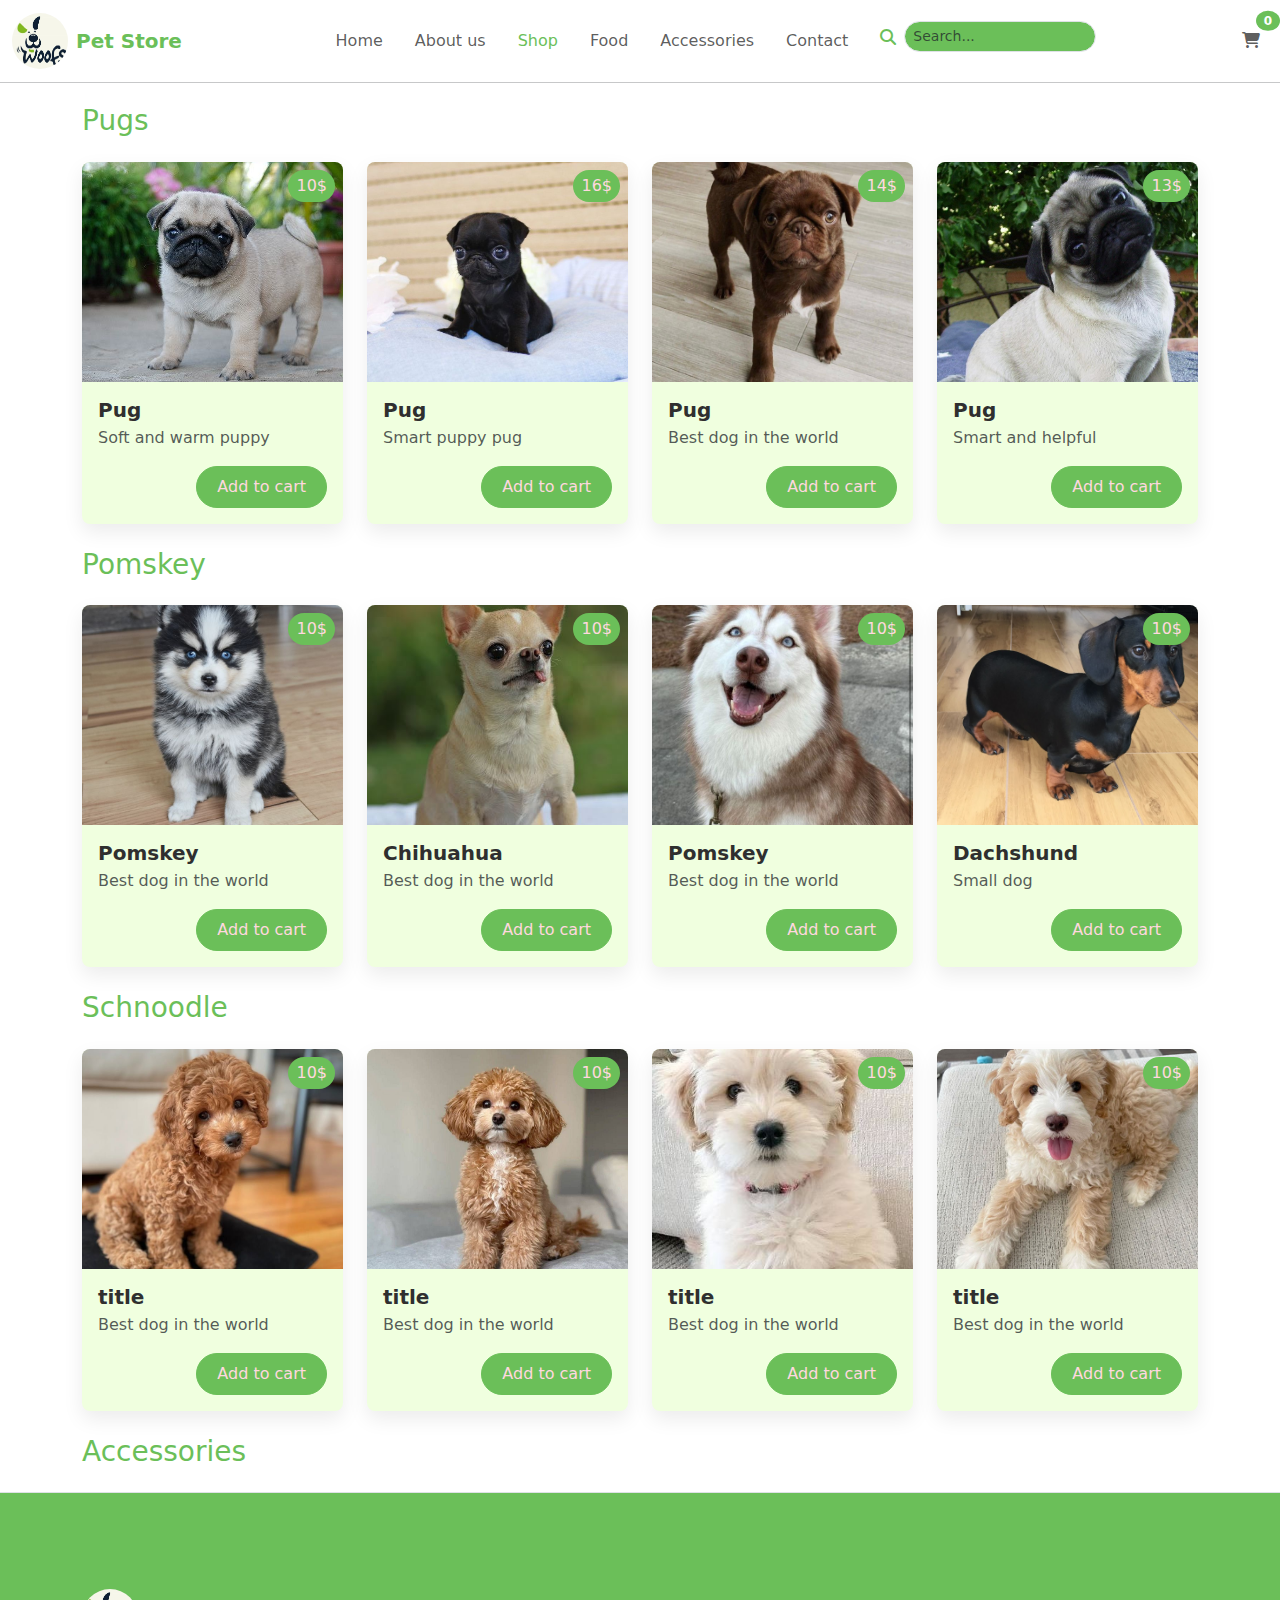
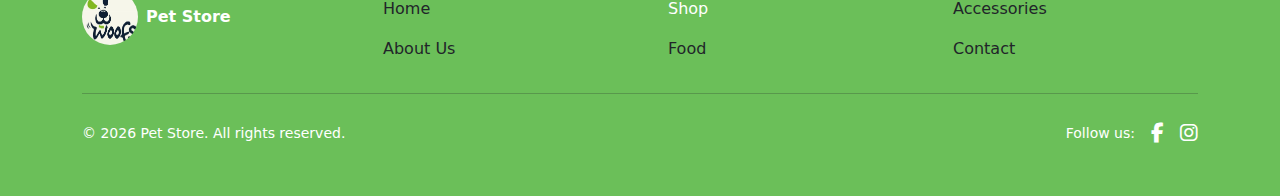
<file: shop.html>
<!DOCTYPE html>
<html lang="en">

<head>
    <meta charset="UTF-8">
    <meta name="viewport" content="width=device-width, initial-scale=1.0">
    <title>Shop</title>
    <link rel="icon" href="assets/pet-logo.jpg" type="image/jpeg">
    <link href="https://cdn.jsdelivr.net/npm/bootstrap@5.3.3/dist/css/bootstrap.min.css" rel="stylesheet">
    <link rel="stylesheet" href="css/custom.css">
    <script src="components/header.js" type="text/javascript" defer></script>
    <script src="components/footer.js" type="text/javascript" defer></script>
</head>

<body
    class="d-flex flex-column min-vh-100">
    <script src="https://cdn.jsdelivr.net/npm/bootstrap@5.3.3/dist/js/bootstrap.bundle.min.js"></script>
    <script src="js/cart.js"></script>
    <header-component></header-component>
    <main class="flex-grow-1 overflow-auto pt-4 pt-5 mt-5" style="margin-top: 5%;">
        <div class="">
            <div id="dog-pug-section" class="container mt-2">
                <p class="h3 mb-4 text-brand">Pugs</p>
                <div id="pug" class="row"></div>
            </div>
            <div id="pom-section" class="container mt-2">
                <p class="h3 mb-4 text-brand">Pomskey</p>
                <div id="pom" class="row"></div>
            </div>
            <div id="schno-section" class="container mt-2">
                <p class="h3 mb-4 text-brand">Schnoodle</p>
                <div id="schno" class="row"></div>
            </div>
            <div id="toy-section" class="container mt-2">
                <p class="h3 mb-4 text-brand">Accessories</p>
                <div id="toy" class="row"></div>
            </div>
 
        </div>
    </main>
    <script src="js/shop.js"></script>

    <script src="https://cdn.jsdelivr.net/npm/bootstrap@5.3.0/dist/js/bootstrap.bundle.min.js"></script>
    <script src="https://cdn.jsdelivr.net/npm/bootstrap@5.3.3/dist/js/bootstrap.bundle.min.js"></script>
    <footer-component></footer-component>
    <div class="modal fade" id="cartModal" tabindex="-1">
    <div class="modal-dialog modal-dialog-centered modal-lg">
      <div class="modal-content">

        <div class="modal-header">
          <h5 class="modal-title">Shopping Cart</h5>
          <button type="button" class="btn-close" data-bs-dismiss="modal"></button>
        </div>

        <div class="modal-body">
          <p class="text-center text-muted d-none" id="emptyCartMsg">
            Your cart is empty
          </p>
          <ul class="list-group" id="cartItems"></ul>
        </div>


        <div class="modal-footer">
          <strong>Total: <span id="cartTotal">$0</span></strong>
          <button class="btn btn-primary text-card ms-auto" id="purchaseBtn">
            Purchase
          </button>
        </div>



      </div>
    </div>
  </div>
</body>

</html>
</file>
<file: css/custom.css>
:root {
  --bs-primary: #6bbf59;
  --bs-primary-rgb: 107, 191, 89;

  --bs-secondary: #2f2f2f;
  --bs-light: #F0FFDF;
  --bs-success: #FFD8DF;
  --bs-sucess-rgb: rgb(255, 216, 223);
}
/*Cards */
.card {
  background-color: var(--bs-light);
  border: none;
  border-radius: 16px;
  box-shadow: 0 8px 20px rgba(0,0,0,0.08);
  transition: transform 0.2s ease, box-shadow 0.1s ease;
}

.card:hover {
  transform: scale(1.05);
  box-shadow: 0 8px 18px rgba(0,0,0,0.15);
}
/*image size*/
.card-img-top {
  height: 220px;
  object-fit: cover;
}

/*Text */
.card-title {
  color: var(--bs-secondary);
  font-weight: 600;
}

/*Brand utilities */
.bg-brand {
  background-color: var(--bs-primary);
}
.text-card {
  color: var(--bs-success);
}
.text-brand {
  color: var(--bs-primary);
}

/*Navbar */

.navbar-nav .nav-link.active, .nav-link:hover {
  color: #6bbf59;
}
.navbar input {
  border-radius: 20px;
}

.navbar input:focus {
  box-shadow: none;
}


.btn-primary {
  background-color: var(--bs-primary);
  border-color: var(--bs-primary);
  border-radius: 999px;  
  padding: 8px 20px;
  font-weight: 500;
  transition: all 0.3s ease;
}
.btn-light {
  background-color: var(--bs-light);
  border-color: var(--bs-light);
  border-radius: 999px;
  padding: 8px 20px;
  font-weight: 500;
  transition: all 0.4s ease;
}

.btn-primary:hover {
  background-color: #5aa94d; 
  border-color: #5aa94d;
  transform: translateY(-2px);
}
/*banner*/
.home-banner {
  min-height: 100vh; 
  background-image:
  linear-gradient(rgba(0,0,0,0.45), rgba(0,0,0,0.45)),
  url("../assets/ban-poppy.jpg"); 
  background-size: cover;
  background-position: center;
  background-repeat: no-repeat;
}
/* footer */

footer .nav-link.active,
footer .nav-link:hover {
  color: #ffffff !important;
  text-decoration: none;
}

.contact-us , .welcome{
  animation: titlePulse 1.6s ease-in-out infinite;
}
@keyframes titlePulse {
  0%, 100% {
    opacity: 0.6;
    transform: translateY(0);
  }
  50% {
    opacity: 1;
    transform: translateY(-3px);
  }
}


.title-line {
  display: block;
  height: 4px;
  background: #6fbf5f;
  margin: 10px auto 0;
  border-radius: 10px;
  width: 60px;
  animation: lineGrow 1.2s ease infinite;
  animation-delay: 0.3s;

}

@keyframes lineGrow {
  from {
    width: 0;
  }
  to {
    width: 60px;
  }
}

.contact-image {
  background: url("../assets/store.jpg") center / cover no-repeat;
  border-radius: 20px;
  min-height: 350px;
  box-shadow: 0 10px 30px rgba(0,0,0,0.25);
}

.contact-image {
  transition: transform 0.4s ease;
}

.contact-image:hover {
  transform: scale(1.02);
}
@media (max-width: 991px) {
  .contact-image {
    min-height: 300px;
  }
}


/*food style*/
.food-hero {
  background: #f7fdf8;
}

.title-line {
  display: block;
  width: 70px;
  height: 4px;
  background: var(--bs-primary);
  margin: 10px auto 0;
  border-radius: 10px;
}

.price-tag {
  background: var(--bs-primary);
  color: #fff;
  padding: 4px 10px;
  border-radius: 20px;
  font-size: 14px;
}

.card {
  transition: all 0.25s ease;
}

.card:hover {
  transform: translateY(-6px);
  box-shadow: 0 15px 30px rgba(0,0,0,0.12);
}

.card img {
  transition: transform 0.3s ease;
}

.card:hover img {
  transform: scale(1.05);
}

.btn-light {
  color: black;
}

.food-section {
    transition: all 0.3s ease-in-out;
}
.filter-btn {
    transition: all 0.25s ease-in-out;
}

.filter-btn:hover {
    background-color: #f8f9fa; 
    color: #212529;           
    border-color: #f8f9fa;
}

.filter-btn.btn-primary:hover {
    background-color: var(--bs-primary);
    color: #fff;
}
.filter-btn:hover {
    cursor: pointer;
    transform: translateY(-1px);
}

/*shop style*/
.btn-outline-primary {
    color: var(--bs-primary);
    border-color: var(--bs-primary);
}

.btn-outline-primary:hover {
    background-color: var(--bs-primary) !important;
    border-color: var(--bs-primary) !important;
    color: var(--bs-light) !important;
}
</file>
